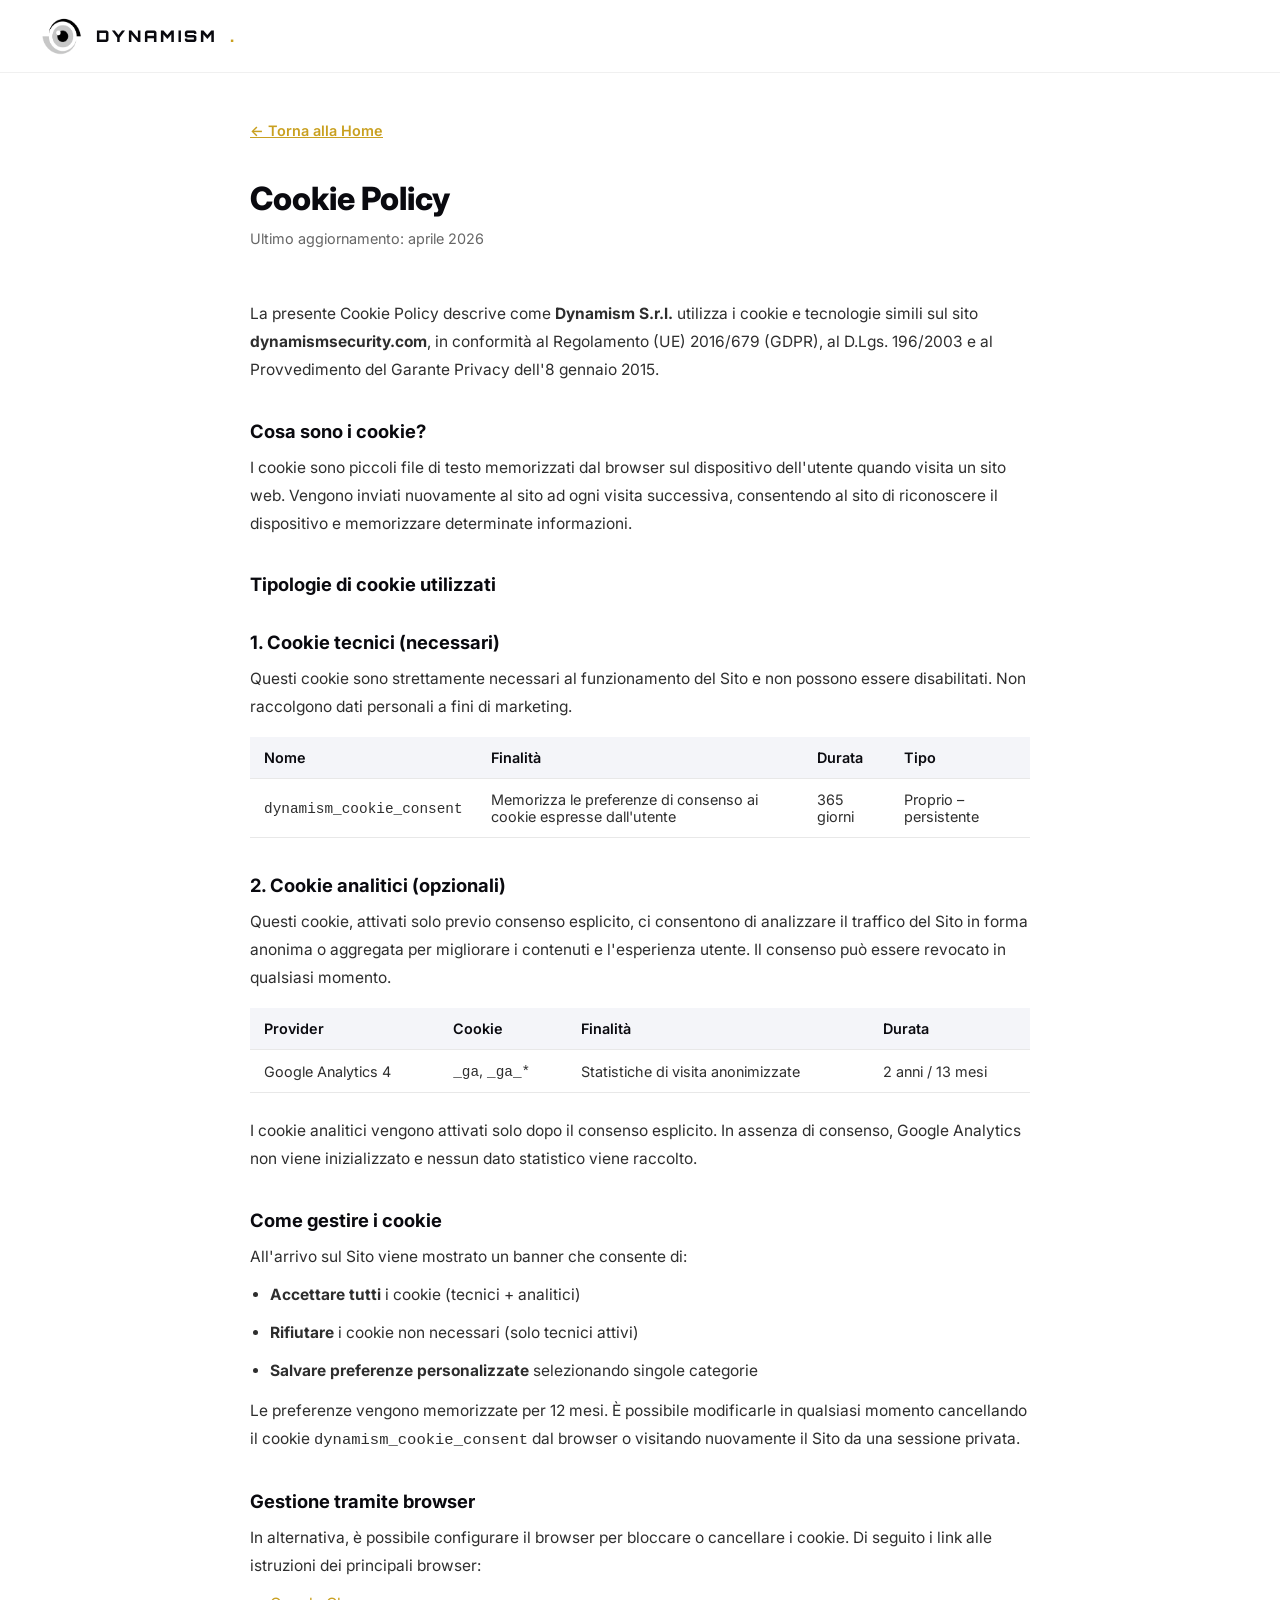
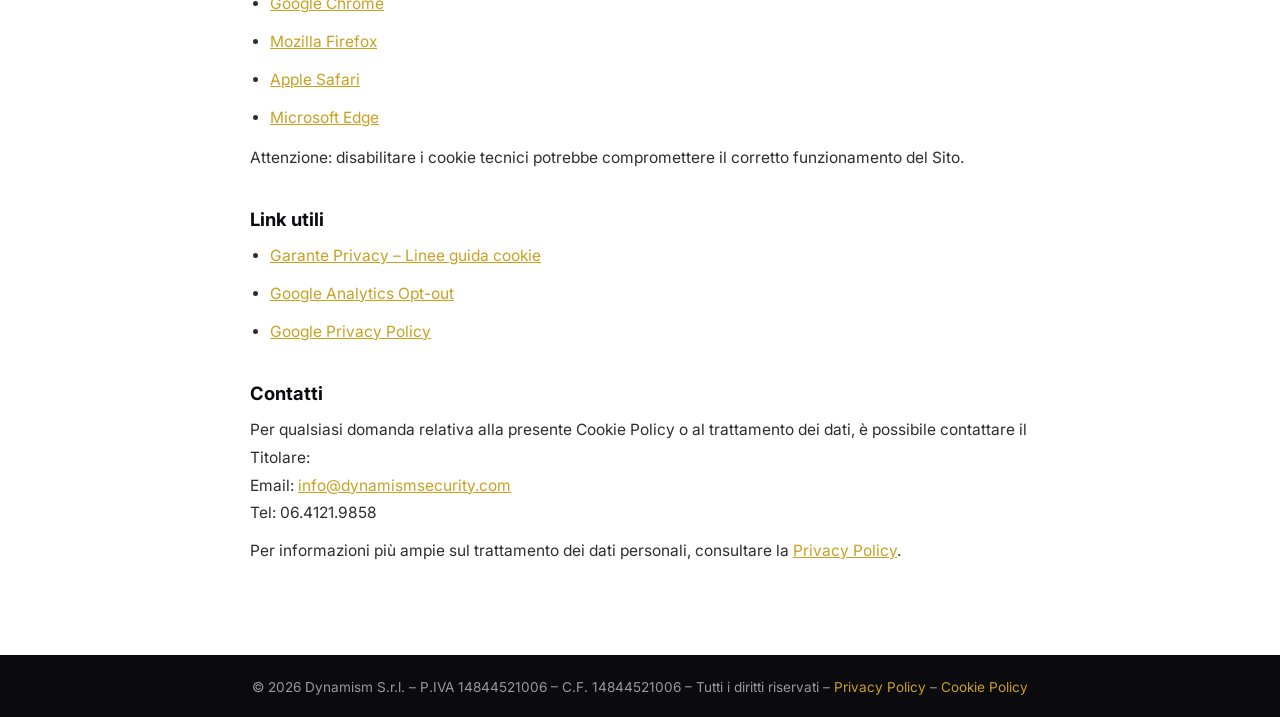
<file: cookie-policy.html>
<!DOCTYPE html>
<html lang="it">
<head>
<meta charset="UTF-8">
<meta name="viewport" content="width=device-width, initial-scale=1.0">
<title>Cookie Policy – Dynamism S.r.l. | Sicurezza Privata Roma</title>
<meta name="description" content="Cookie Policy di Dynamism S.r.l.: tipologie di cookie utilizzati, finalità e come gestire le preferenze di consenso.">
<meta name="robots" content="noindex, follow">
<link rel="canonical" href="https://dynamismsecurity.com/cookie-policy.html">
<link rel="stylesheet" href="css/style.css">
<style>
  .policy-page{max-width:860px;margin:0 auto;padding:120px 40px 80px;}
  .policy-page h1{font-size:2rem;font-weight:800;color:#0a0a0f;margin-bottom:8px;}
  .policy-page .policy-date{color:#666;font-size:0.9rem;margin-bottom:48px;}
  .policy-page h2{font-size:1.15rem;font-weight:700;color:#0a0a0f;margin:36px 0 12px;}
  .policy-page p,.policy-page li{font-size:0.97rem;line-height:1.8;color:#2e2e2e;margin-bottom:10px;}
  .policy-page ul{padding-left:20px;margin-bottom:12px;}
  .policy-page a{color:#c9a020;text-decoration:underline;}
  .policy-back{display:inline-flex;align-items:center;gap:8px;margin-bottom:40px;font-size:0.9rem;font-weight:600;color:#0a0a0f;transition:color 0.2s;}
  .policy-back:hover{color:#c9a020;}
  .cookie-table{width:100%;border-collapse:collapse;margin:16px 0 24px;}
  .cookie-table th,.cookie-table td{padding:12px 14px;text-align:left;font-size:0.9rem;border-bottom:1px solid #e8e8e8;}
  .cookie-table th{background:#f4f5f9;font-weight:600;color:#0a0a0f;}
  .cookie-table td{color:#2e2e2e;}
</style>
</head>
<body>
<nav id="navbar">
  <div class="logo">
    <img src="images/logo-circ.png" alt="Dynamism">
    DYNAMISM<span>.</span>
  </div>
</nav>

<div class="policy-page">
  <a class="policy-back" href="index.html">← Torna alla Home</a>
  <h1>Cookie Policy</h1>
  <p class="policy-date">Ultimo aggiornamento: aprile 2026</p>

  <p>La presente Cookie Policy descrive come <strong>Dynamism S.r.l.</strong> utilizza i cookie e tecnologie simili sul sito <strong>dynamismsecurity.com</strong>, in conformità al Regolamento (UE) 2016/679 (GDPR), al D.Lgs. 196/2003 e al Provvedimento del Garante Privacy dell'8 gennaio 2015.</p>

  <h2>Cosa sono i cookie?</h2>
  <p>I cookie sono piccoli file di testo memorizzati dal browser sul dispositivo dell'utente quando visita un sito web. Vengono inviati nuovamente al sito ad ogni visita successiva, consentendo al sito di riconoscere il dispositivo e memorizzare determinate informazioni.</p>

  <h2>Tipologie di cookie utilizzati</h2>

  <h2>1. Cookie tecnici (necessari)</h2>
  <p>Questi cookie sono strettamente necessari al funzionamento del Sito e non possono essere disabilitati. Non raccolgono dati personali a fini di marketing.</p>

  <table class="cookie-table">
    <thead>
      <tr>
        <th>Nome</th>
        <th>Finalità</th>
        <th>Durata</th>
        <th>Tipo</th>
      </tr>
    </thead>
    <tbody>
      <tr>
        <td><code>dynamism_cookie_consent</code></td>
        <td>Memorizza le preferenze di consenso ai cookie espresse dall'utente</td>
        <td>365 giorni</td>
        <td>Proprio – persistente</td>
      </tr>
    </tbody>
  </table>

  <h2>2. Cookie analitici (opzionali)</h2>
  <p>Questi cookie, attivati solo previo consenso esplicito, ci consentono di analizzare il traffico del Sito in forma anonima o aggregata per migliorare i contenuti e l'esperienza utente. Il consenso può essere revocato in qualsiasi momento.</p>

  <table class="cookie-table">
    <thead>
      <tr>
        <th>Provider</th>
        <th>Cookie</th>
        <th>Finalità</th>
        <th>Durata</th>
      </tr>
    </thead>
    <tbody>
      <tr>
        <td>Google Analytics 4</td>
        <td><code>_ga</code>, <code>_ga_*</code></td>
        <td>Statistiche di visita anonimizzate</td>
        <td>2 anni / 13 mesi</td>
      </tr>
    </tbody>
  </table>
  <p>I cookie analitici vengono attivati solo dopo il consenso esplicito. In assenza di consenso, Google Analytics non viene inizializzato e nessun dato statistico viene raccolto.</p>

  <h2>Come gestire i cookie</h2>
  <p>All'arrivo sul Sito viene mostrato un banner che consente di:</p>
  <ul>
    <li><strong>Accettare tutti</strong> i cookie (tecnici + analitici)</li>
    <li><strong>Rifiutare</strong> i cookie non necessari (solo tecnici attivi)</li>
    <li><strong>Salvare preferenze personalizzate</strong> selezionando singole categorie</li>
  </ul>
  <p>Le preferenze vengono memorizzate per 12 mesi. È possibile modificarle in qualsiasi momento cancellando il cookie <code>dynamism_cookie_consent</code> dal browser o visitando nuovamente il Sito da una sessione privata.</p>

  <h2>Gestione tramite browser</h2>
  <p>In alternativa, è possibile configurare il browser per bloccare o cancellare i cookie. Di seguito i link alle istruzioni dei principali browser:</p>
  <ul>
    <li><a href="https://support.google.com/chrome/answer/95647" target="_blank" rel="noopener">Google Chrome</a></li>
    <li><a href="https://support.mozilla.org/it/kb/Gestione%20dei%20cookie" target="_blank" rel="noopener">Mozilla Firefox</a></li>
    <li><a href="https://support.apple.com/it-it/guide/safari/sfri11471/mac" target="_blank" rel="noopener">Apple Safari</a></li>
    <li><a href="https://support.microsoft.com/it-it/microsoft-edge/eliminare-i-cookie-in-microsoft-edge" target="_blank" rel="noopener">Microsoft Edge</a></li>
  </ul>
  <p>Attenzione: disabilitare i cookie tecnici potrebbe compromettere il corretto funzionamento del Sito.</p>

  <h2>Link utili</h2>
  <ul>
    <li><a href="https://www.garanteprivacy.it/cookie" target="_blank" rel="noopener">Garante Privacy – Linee guida cookie</a></li>
    <li><a href="https://tools.google.com/dlpage/gaoptout" target="_blank" rel="noopener">Google Analytics Opt-out</a></li>
    <li><a href="https://policies.google.com/privacy" target="_blank" rel="noopener">Google Privacy Policy</a></li>
  </ul>

  <h2>Contatti</h2>
  <p>Per qualsiasi domanda relativa alla presente Cookie Policy o al trattamento dei dati, è possibile contattare il Titolare:<br>
  Email: <a href="mailto:info@dynamismsecurity.com">info@dynamismsecurity.com</a><br>
  Tel: 06.4121.9858</p>

  <p>Per informazioni più ampie sul trattamento dei dati personali, consultare la <a href="privacy-policy.html">Privacy Policy</a>.</p>
</div>

<footer style="background:#0a0a0f;color:#999;text-align:center;padding:24px;font-size:0.85rem;">
  © 2026 Dynamism S.r.l. – P.IVA 14844521006 – C.F. 14844521006 – Tutti i diritti riservati – <a href="privacy-policy.html" style="color:#c9a020;">Privacy Policy</a> – <a href="cookie-policy.html" style="color:#c9a020;">Cookie Policy</a>
</footer>

<script>
  var nav = document.getElementById('navbar');
  window.addEventListener('scroll', function() {
    nav.classList.toggle('scrolled', window.scrollY > 80);
  });
</script>
</body>
</html>
</file>
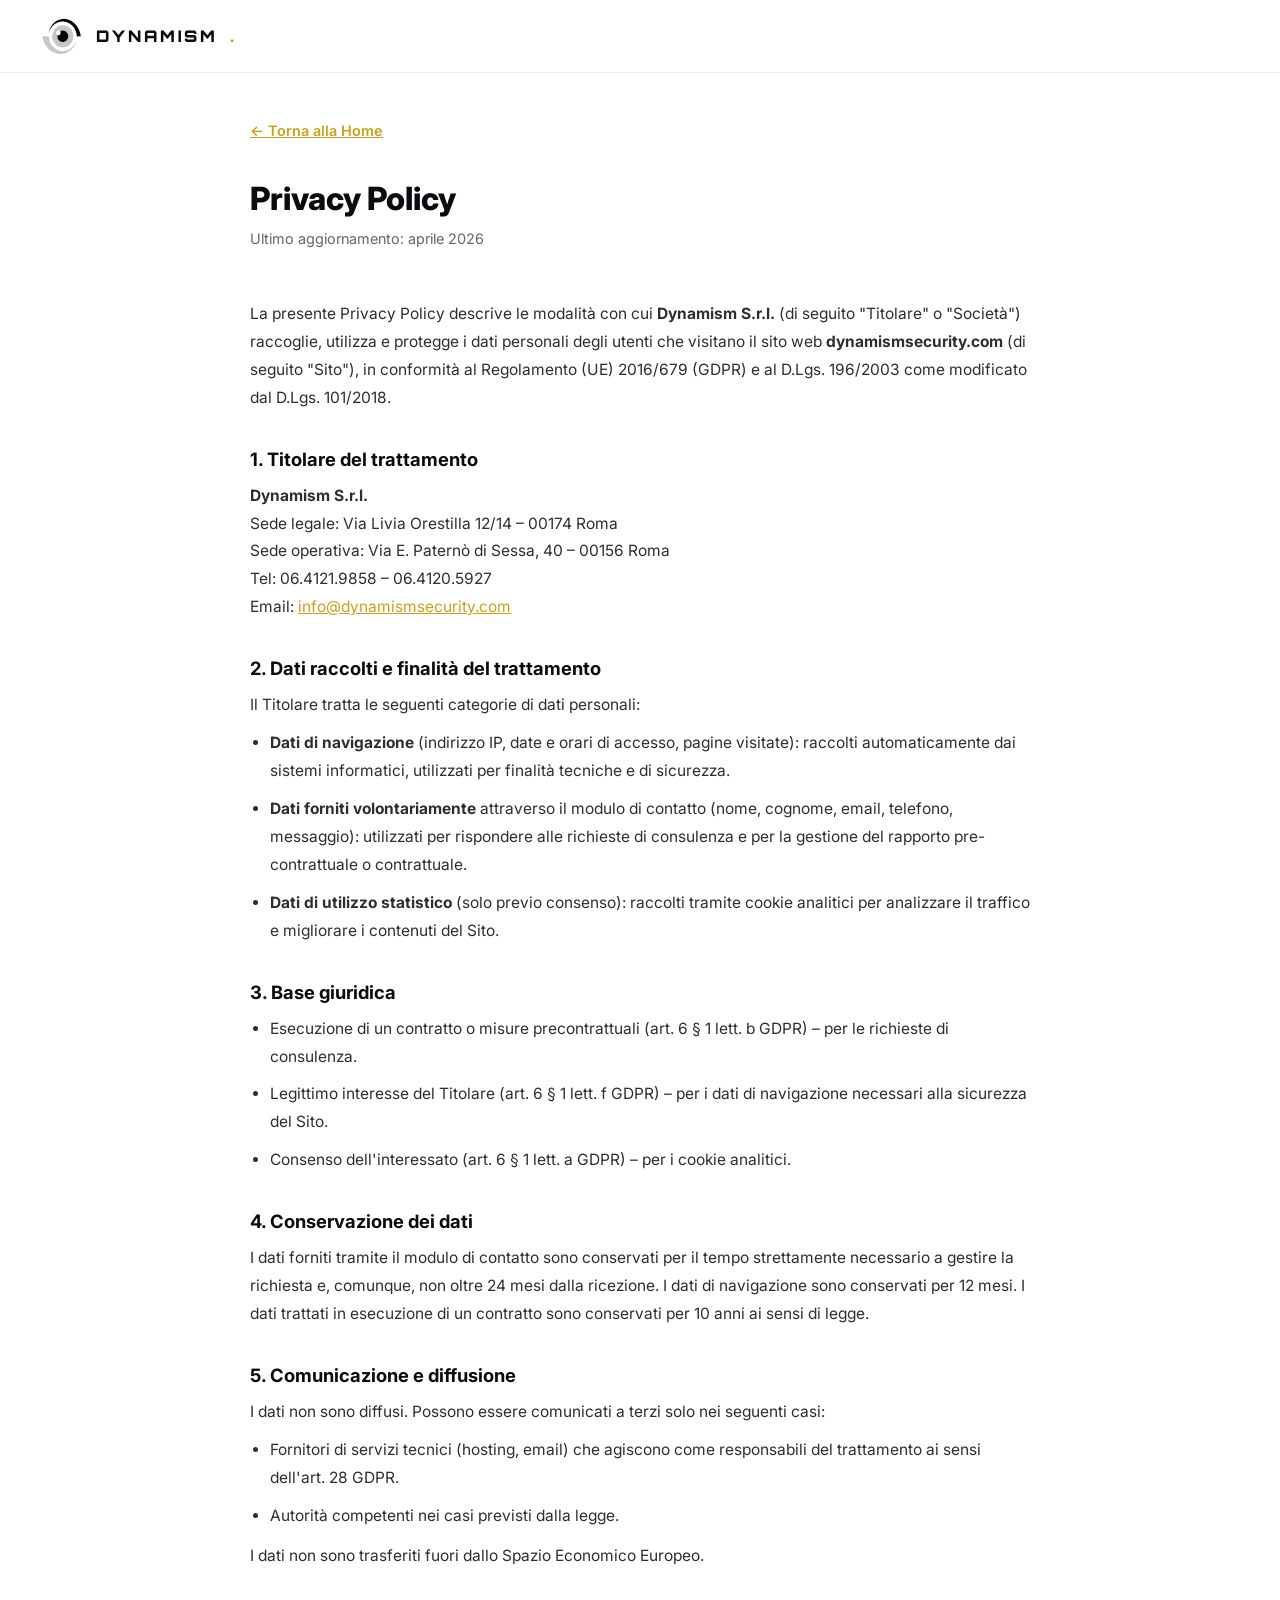
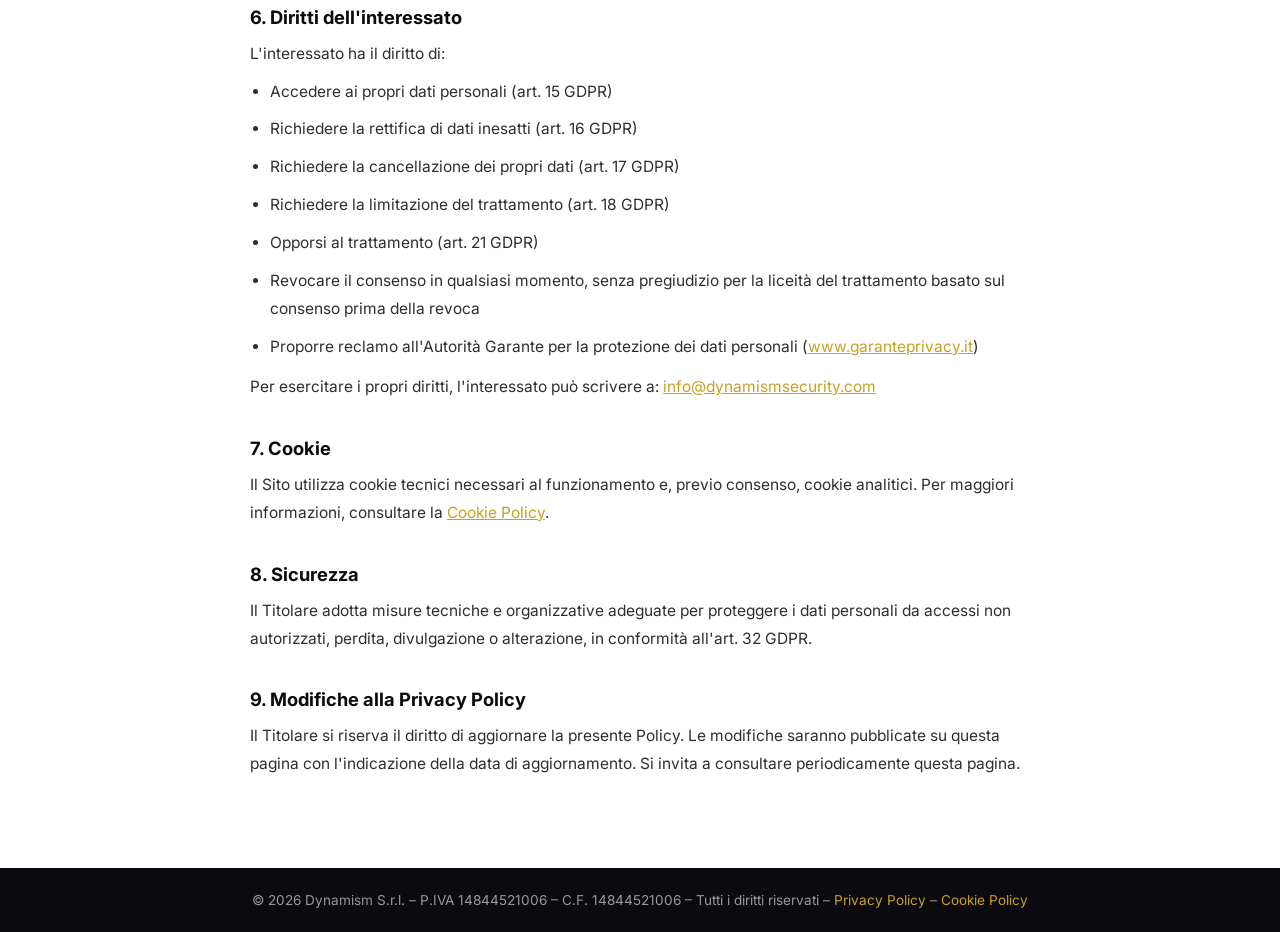
<file: privacy-policy.html>
<!DOCTYPE html>
<html lang="it">
<head>
<meta charset="UTF-8">
<meta name="viewport" content="width=device-width, initial-scale=1.0">
<title>Privacy Policy – Dynamism S.r.l. | Sicurezza Privata Roma</title>
<meta name="description" content="Informativa sulla privacy di Dynamism S.r.l. ai sensi del GDPR (Regolamento UE 2016/679). Scopri come trattiamo i tuoi dati personali.">
<meta name="robots" content="noindex, follow">
<link rel="canonical" href="https://dynamismsecurity.com/privacy-policy.html">
<link rel="stylesheet" href="css/style.css">
<style>
  .policy-page{max-width:860px;margin:0 auto;padding:120px 40px 80px;}
  .policy-page h1{font-size:2rem;font-weight:800;color:#0a0a0f;margin-bottom:8px;}
  .policy-page .policy-date{color:#666;font-size:0.9rem;margin-bottom:48px;}
  .policy-page h2{font-size:1.15rem;font-weight:700;color:#0a0a0f;margin:36px 0 12px;}
  .policy-page p,.policy-page li{font-size:0.97rem;line-height:1.8;color:#2e2e2e;margin-bottom:10px;}
  .policy-page ul{padding-left:20px;margin-bottom:12px;}
  .policy-page a{color:#c9a020;text-decoration:underline;}
  .policy-back{display:inline-flex;align-items:center;gap:8px;margin-bottom:40px;font-size:0.9rem;font-weight:600;color:#0a0a0f;transition:color 0.2s;}
  .policy-back:hover{color:#c9a020;}
</style>
</head>
<body>
<nav id="navbar">
  <div class="logo">
    <img src="images/logo-circ.png" alt="Dynamism">
    DYNAMISM<span>.</span>
  </div>
</nav>

<div class="policy-page">
  <a class="policy-back" href="index.html">← Torna alla Home</a>
  <h1>Privacy Policy</h1>
  <p class="policy-date">Ultimo aggiornamento: aprile 2026</p>

  <p>La presente Privacy Policy descrive le modalità con cui <strong>Dynamism S.r.l.</strong> (di seguito "Titolare" o "Società") raccoglie, utilizza e protegge i dati personali degli utenti che visitano il sito web <strong>dynamismsecurity.com</strong> (di seguito "Sito"), in conformità al Regolamento (UE) 2016/679 (GDPR) e al D.Lgs. 196/2003 come modificato dal D.Lgs. 101/2018.</p>

  <h2>1. Titolare del trattamento</h2>
  <p><strong>Dynamism S.r.l.</strong><br>
  Sede legale: Via Livia Orestilla 12/14 – 00174 Roma<br>
  Sede operativa: Via E. Paternò di Sessa, 40 – 00156 Roma<br>
  Tel: 06.4121.9858 – 06.4120.5927<br>
  Email: <a href="mailto:info@dynamismsecurity.com">info@dynamismsecurity.com</a></p>

  <h2>2. Dati raccolti e finalità del trattamento</h2>
  <p>Il Titolare tratta le seguenti categorie di dati personali:</p>
  <ul>
    <li><strong>Dati di navigazione</strong> (indirizzo IP, date e orari di accesso, pagine visitate): raccolti automaticamente dai sistemi informatici, utilizzati per finalità tecniche e di sicurezza.</li>
    <li><strong>Dati forniti volontariamente</strong> attraverso il modulo di contatto (nome, cognome, email, telefono, messaggio): utilizzati per rispondere alle richieste di consulenza e per la gestione del rapporto pre-contrattuale o contrattuale.</li>
    <li><strong>Dati di utilizzo statistico</strong> (solo previo consenso): raccolti tramite cookie analitici per analizzare il traffico e migliorare i contenuti del Sito.</li>
  </ul>

  <h2>3. Base giuridica</h2>
  <ul>
    <li>Esecuzione di un contratto o misure precontrattuali (art. 6 § 1 lett. b GDPR) – per le richieste di consulenza.</li>
    <li>Legittimo interesse del Titolare (art. 6 § 1 lett. f GDPR) – per i dati di navigazione necessari alla sicurezza del Sito.</li>
    <li>Consenso dell'interessato (art. 6 § 1 lett. a GDPR) – per i cookie analitici.</li>
  </ul>

  <h2>4. Conservazione dei dati</h2>
  <p>I dati forniti tramite il modulo di contatto sono conservati per il tempo strettamente necessario a gestire la richiesta e, comunque, non oltre 24 mesi dalla ricezione. I dati di navigazione sono conservati per 12 mesi. I dati trattati in esecuzione di un contratto sono conservati per 10 anni ai sensi di legge.</p>

  <h2>5. Comunicazione e diffusione</h2>
  <p>I dati non sono diffusi. Possono essere comunicati a terzi solo nei seguenti casi:</p>
  <ul>
    <li>Fornitori di servizi tecnici (hosting, email) che agiscono come responsabili del trattamento ai sensi dell'art. 28 GDPR.</li>
    <li>Autorità competenti nei casi previsti dalla legge.</li>
  </ul>
  <p>I dati non sono trasferiti fuori dallo Spazio Economico Europeo.</p>

  <h2>6. Diritti dell'interessato</h2>
  <p>L'interessato ha il diritto di:</p>
  <ul>
    <li>Accedere ai propri dati personali (art. 15 GDPR)</li>
    <li>Richiedere la rettifica di dati inesatti (art. 16 GDPR)</li>
    <li>Richiedere la cancellazione dei propri dati (art. 17 GDPR)</li>
    <li>Richiedere la limitazione del trattamento (art. 18 GDPR)</li>
    <li>Opporsi al trattamento (art. 21 GDPR)</li>
    <li>Revocare il consenso in qualsiasi momento, senza pregiudizio per la liceità del trattamento basato sul consenso prima della revoca</li>
    <li>Proporre reclamo all'Autorità Garante per la protezione dei dati personali (<a href="https://www.garanteprivacy.it" target="_blank" rel="noopener">www.garanteprivacy.it</a>)</li>
  </ul>
  <p>Per esercitare i propri diritti, l'interessato può scrivere a: <a href="mailto:info@dynamismsecurity.com">info@dynamismsecurity.com</a></p>

  <h2>7. Cookie</h2>
  <p>Il Sito utilizza cookie tecnici necessari al funzionamento e, previo consenso, cookie analitici. Per maggiori informazioni, consultare la <a href="cookie-policy.html">Cookie Policy</a>.</p>

  <h2>8. Sicurezza</h2>
  <p>Il Titolare adotta misure tecniche e organizzative adeguate per proteggere i dati personali da accessi non autorizzati, perdita, divulgazione o alterazione, in conformità all'art. 32 GDPR.</p>

  <h2>9. Modifiche alla Privacy Policy</h2>
  <p>Il Titolare si riserva il diritto di aggiornare la presente Policy. Le modifiche saranno pubblicate su questa pagina con l'indicazione della data di aggiornamento. Si invita a consultare periodicamente questa pagina.</p>
</div>

<footer style="background:#0a0a0f;color:#999;text-align:center;padding:24px;font-size:0.85rem;">
  © 2026 Dynamism S.r.l. – P.IVA 14844521006 – C.F. 14844521006 – Tutti i diritti riservati – <a href="privacy-policy.html" style="color:#c9a020;">Privacy Policy</a> – <a href="cookie-policy.html" style="color:#c9a020;">Cookie Policy</a>
</footer>

<script>
  var nav = document.getElementById('navbar');
  window.addEventListener('scroll', function() {
    nav.classList.toggle('scrolled', window.scrollY > 80);
  });
</script>
</body>
</html>
</file>
<file: css/style.css>
@import url('https://fonts.googleapis.com/css2?family=Inter:wght@300;400;500;600;700;800;900&family=Orbitron:wght@700;900&display=swap');

/* =============================================
   PALETTE
   --navy:       #0a0a0f   (headings, nav, footer)
   --yellow-dark:#c9a020   (accents su sfondo chiaro)
   --yellow-bright:#ffef51 (accents su sfondo scuro)
   --gray-light: #f4f5f9   (sezioni alternate)
   --gray-text:  #666666   (testo secondario)
   --body-text:  #2e2e2e   (testo principale)
   ============================================= */

*{margin:0;padding:0;box-sizing:border-box;}
html{scroll-behavior:smooth;}
body{font-family:'Inter',sans-serif;background:#ffffff;color:#2e2e2e;overflow-x:hidden;}
a{text-decoration:none;color:inherit;}

/* PRELOADER */
.preloader{position:fixed;inset:0;background:#ffffff;z-index:9999;display:flex;align-items:center;justify-content:center;transition:opacity 0.6s,visibility 0.6s;}
.preloader.hidden{opacity:0;visibility:hidden;}
.preloader-logo{animation:pulse 1.2s infinite;}
.preloader-logo img{width:80px;height:80px;}
@keyframes pulse{0%,100%{opacity:0.2;}50%{opacity:1;}}

/* NAV — dark su hero bianco, bianco scrollato */
nav{position:fixed;top:0;width:100%;z-index:100;padding:14px 40px;display:flex;align-items:center;justify-content:space-between;background:rgba(255,255,255,0.9);backdrop-filter:blur(12px);border-bottom:1px solid rgba(0,0,0,0.06);transition:all 0.4s;}
nav.scrolled{background:rgba(255,255,255,0.97);box-shadow:0 2px 20px rgba(0,0,0,0.07);}
.logo{display:flex;align-items:center;gap:12px;font-family:'Orbitron',sans-serif;font-weight:900;font-size:1rem;letter-spacing:3px;color:#0a0a0f;opacity:0;animation:fadeInDown 0.8s 1.2s forwards;}
.logo img{width:44px;height:44px;border-radius:50%;}
.logo span{color:#c9a020;}
.logo-text-block{display:flex;flex-direction:column;gap:3px;line-height:1;}
.brand-tagline{font-family:'Orbitron',sans-serif;font-weight:700;font-size:0.5rem;letter-spacing:0.22em;text-transform:uppercase;color:#E06321;}
.nav-links{display:flex;align-items:center;gap:32px;font-size:0.85rem;font-weight:500;letter-spacing:0.5px;text-transform:uppercase;}
.nav-links a{color:#0a0a0f;opacity:0;transition:0.3s;transform:translateY(-10px);}
.nav-home{display:flex;align-items:center;padding:4px 6px;border-radius:6px;}
.nav-home:hover{color:#c9a020 !important;background:rgba(201,160,32,0.08);}
.nav-links a.visible{opacity:0.7;transform:translateY(0);}
.nav-links a:hover{opacity:1;color:#c9a020;}
.nav-cta{padding:10px 24px;background:#ffef51;color:#0a0a0f;font-weight:700;font-size:0.8rem;border-radius:6px;text-transform:uppercase;letter-spacing:1px;transition:0.3s;cursor:pointer;border:none;opacity:0;animation:fadeIn 0.8s 2s forwards;}
.nav-cta:hover{transform:translateY(-2px);background:#ffe100;box-shadow:0 6px 24px rgba(255,225,0,0.35);}

/* HAMBURGER */
.hamburger{display:none;flex-direction:column;gap:5px;cursor:pointer;background:none;border:none;padding:6px;z-index:200;}
.hamburger span{display:block;width:24px;height:2px;background:#0a0a0f;border-radius:2px;transition:0.3s;}
.hamburger.active span:nth-child(1){transform:rotate(45deg) translate(5px,5px);}
.hamburger.active span:nth-child(2){opacity:0;}
.hamburger.active span:nth-child(3){transform:rotate(-45deg) translate(5px,-5px);}

/* MOBILE MENU */
.mobile-menu{display:none;position:fixed;top:0;left:0;width:100%;height:100vh;background:rgba(10,10,15,0.98);backdrop-filter:blur(20px);z-index:150;flex-direction:column;align-items:center;justify-content:center;gap:32px;}
.mobile-menu.open{display:flex;}
.mobile-menu a{font-size:1.3rem;font-weight:600;text-transform:uppercase;letter-spacing:2px;color:#ffffff;opacity:0.7;transition:0.3s;}
.mobile-menu a:hover{opacity:1;color:#ffef51;}
.mobile-menu .nav-cta{margin-top:16px;padding:14px 32px;font-size:0.9rem;opacity:1;}

/* ANIMATIONS */
@keyframes fadeIn{from{opacity:0;}to{opacity:1;}}
@keyframes fadeInDown{from{opacity:0;transform:translateY(-20px);}to{opacity:1;transform:translateY(0);}}
@keyframes fadeInUp{from{opacity:0;transform:translateY(60px);}to{opacity:1;transform:translateY(0);}}
@keyframes float{0%,100%{transform:translateY(0);}50%{transform:translateY(-15px);}}
@keyframes particleFloat{0%{opacity:0;transform:translateY(0);}20%{opacity:0.4;}80%{opacity:0.4;}100%{opacity:0;transform:translateY(-300px);}}

/* SCROLL ANIMATIONS */
.reveal{opacity:0;transform:translateY(50px);transition:all 0.9s cubic-bezier(0.16,1,0.3,1);}
.reveal.from-left{transform:translateX(-60px);}
.reveal.from-right{transform:translateX(60px);}
.reveal.scale{transform:scale(0.9);}
.reveal.active{opacity:1;transform:translateY(0) translateX(0) scale(1);}
.reveal-delay-1{transition-delay:0.1s;}
.reveal-delay-2{transition-delay:0.2s;}
.reveal-delay-3{transition-delay:0.3s;}
.reveal-delay-4{transition-delay:0.4s;}
.reveal-delay-5{transition-delay:0.5s;}
.reveal-delay-6{transition-delay:0.6s;}

/* HERO — layout split */
.hero{min-height:100vh;display:flex;align-items:center;justify-content:center;position:relative;overflow:hidden;}
.hero-bg{position:absolute;inset:0;background:linear-gradient(135deg,#ffffff 0%,#f4f5f9 60%,#eef0f6 100%);}
.hero-grid{position:absolute;inset:0;background-image:linear-gradient(rgba(0,0,0,0.035) 1px,transparent 1px),linear-gradient(90deg,rgba(0,0,0,0.035) 1px,transparent 1px);background-size:50px 50px;opacity:0;animation:fadeIn 2s 0.3s forwards;}

/* SPLIT LAYOUT */
.hero-split{position:relative;z-index:2;display:grid;grid-template-columns:1fr 1fr;align-items:center;max-width:1200px;width:100%;margin:0 auto;padding:0 60px;gap:60px;min-height:100vh;}

/* ---- SINISTRA: LOGO + RADAR ---- */
.hero-logo-side{display:flex;flex-direction:column;align-items:center;gap:20px;opacity:0;animation:fadeIn 0.6s 0.8s forwards;position:relative;}

/* Pannello sinistro: sfondo decorativo */
.hero-logo-side::before{content:'';position:absolute;inset:-60px -30px;background:radial-gradient(ellipse at center,rgba(201,160,32,0.05) 0%,transparent 70%);border-radius:50%;pointer-events:none;}

/* Radar container */
.hero-radar{position:relative;width:340px;height:340px;display:flex;align-items:center;justify-content:center;}

/* Anelli concentrici */
.radar-ring{position:absolute;border-radius:50%;border:1.5px solid rgba(201,160,32,0.18);}
.radar-ring-1{width:340px;height:340px;animation:ringPulse 3.5s ease-out infinite;}
.radar-ring-2{width:250px;height:250px;animation:ringPulse 3.5s ease-out 1.1s infinite;}
.radar-ring-3{width:168px;height:168px;animation:ringPulse 3.5s ease-out 2.2s infinite;}
@keyframes ringPulse{0%{opacity:0.7;transform:scale(0.97);}60%{opacity:0.2;}100%{opacity:0;transform:scale(1.12);}}

/* Linee crociate sul radar */
.hero-radar::before,.hero-radar::after{content:'';position:absolute;background:rgba(201,160,32,0.1);z-index:1;}
.hero-radar::before{width:1px;height:340px;left:50%;transform:translateX(-50%);}
.hero-radar::after{width:340px;height:1px;top:50%;transform:translateY(-50%);}

/* Sweep radar rotante */
.radar-sweep{position:absolute;width:340px;height:340px;border-radius:50%;background:conic-gradient(from 0deg,transparent 60%,rgba(201,160,32,0.22) 80%,rgba(201,160,32,0.06) 100%);animation:radarRotate 5s linear infinite;z-index:2;}
@keyframes radarRotate{from{transform:rotate(0deg);}to{transform:rotate(360deg);}}

/* Puntini radar */
.radar-dot{position:absolute;z-index:3;border-radius:50%;background:#c9a020;}
.radar-dot::after{content:'';position:absolute;inset:-4px;border-radius:50%;background:rgba(201,160,32,0.3);animation:dotRipple 2s ease-out infinite;}
@keyframes dotRipple{0%{transform:scale(1);opacity:0.8;}100%{transform:scale(2.5);opacity:0;}}
.radar-dot-1{width:8px;height:8px;top:22%;left:64%;animation:dotBlink 3.5s 0.5s infinite;}
.radar-dot-2{width:6px;height:6px;top:63%;left:20%;animation:dotBlink 3.5s 1.8s infinite;}
.radar-dot-3{width:7px;height:7px;top:71%;left:66%;animation:dotBlink 3.5s 3.1s infinite;}
@keyframes dotBlink{0%,100%{opacity:0;}35%,65%{opacity:1;}}

/* Logo centrale */
.hero-logo-wrap{position:relative;z-index:4;width:150px;height:150px;border-radius:50%;background:#ffffff;box-shadow:0 16px 60px rgba(0,0,0,0.1),0 0 0 6px rgba(201,160,32,0.14),0 0 0 12px rgba(201,160,32,0.05);display:flex;align-items:center;justify-content:center;animation:logoEntry 1s 1s cubic-bezier(0.16,1,0.3,1) both;}
@keyframes logoEntry{from{opacity:0;transform:scale(0.4);}to{opacity:1;transform:scale(1);}}
.hero-logo-img{width:120px;height:120px;border-radius:50%;object-fit:cover;}

/* Nome brand sotto il radar */
.hero-brand-name{font-family:'Orbitron',sans-serif;font-weight:900;font-size:1.3rem;letter-spacing:6px;color:#0a0a0f;text-align:center;opacity:0;animation:fadeInUp 0.8s 1.6s forwards;margin-top:4px;}
.hero-brand-name span{color:#c9a020;}
.hero-brand-sub{font-family:'Orbitron',sans-serif;font-size:0.58rem;text-transform:uppercase;letter-spacing:0.22em;color:#E06321;font-weight:700;text-align:center;opacity:0;animation:fadeInUp 0.8s 1.9s forwards;}

/* Linea verticale separatrice */
.hero-split::after{content:'';position:absolute;left:50%;top:20%;height:60%;width:1px;background:linear-gradient(to bottom,transparent,rgba(201,160,32,0.2) 30%,rgba(201,160,32,0.2) 70%,transparent);transform:translateX(-50%);}

/* ---- DESTRA: TESTO ---- */
.hero-text-side{display:flex;flex-direction:column;align-items:flex-start;padding-left:20px;}

.hero-badge{display:inline-block;padding:7px 18px;border:1px solid rgba(201,160,32,0.4);border-radius:50px;font-size:0.7rem;font-weight:600;letter-spacing:2px;text-transform:uppercase;color:#c9a020;margin-bottom:24px;background:rgba(201,160,32,0.06);opacity:0;animation:fadeInDown 0.8s 1.2s forwards;}

.hero h1{font-size:clamp(2.6rem,4vw,4.2rem);font-weight:900;line-height:1.06;margin-bottom:20px;}
.hero h1 .line{display:block;overflow:hidden;}
.hero h1 .line-inner{display:block;transform:translateY(110%);animation:lineReveal 0.9s cubic-bezier(0.16,1,0.3,1) forwards;}
.hero h1 .line-inner:nth-child(1){animation-delay:1.4s;}
.hero h1 .line:nth-child(2) .line-inner{animation-delay:1.6s;}
.hero h1 .line:nth-child(3) .line-inner{animation-delay:1.8s;}
@keyframes lineReveal{to{transform:translateY(0);}}
.hero h1 .white{background:linear-gradient(180deg,#0a0a0f 0%,#2a2a2a 100%);-webkit-background-clip:text;-webkit-text-fill-color:transparent;}
.hero h1 .gold{background:linear-gradient(135deg,#c9a020,#9a7810);-webkit-background-clip:text;-webkit-text-fill-color:transparent;}

.hero p{font-size:0.98rem;line-height:1.85;color:#777;margin-bottom:24px;font-weight:300;max-width:420px;opacity:0;animation:fadeInUp 0.8s 2.1s forwards;}

/* Linea separatore */
.hero-divider-line{width:40px;height:3px;background:linear-gradient(90deg,#c9a020,#ffef51);border-radius:2px;margin-bottom:22px;opacity:0;animation:fadeIn 0.8s 2.3s forwards;}

/* Mini stats nella hero */
.hero-stats-mini{display:flex;gap:28px;margin-bottom:32px;opacity:0;animation:fadeInUp 0.8s 2.4s forwards;}
.hero-stat-mini{display:flex;flex-direction:column;gap:3px;padding-right:28px;border-right:1px solid rgba(0,0,0,0.08);}
.hero-stat-mini:last-child{border-right:none;padding-right:0;}
.hero-stat-mini strong{font-size:1.6rem;font-weight:900;color:#c9a020;line-height:1;font-variant-numeric:tabular-nums;}
.hero-stat-mini span{font-size:0.68rem;text-transform:uppercase;letter-spacing:1.5px;color:#aaa;font-weight:500;}

.hero-buttons{display:flex;gap:12px;flex-wrap:wrap;opacity:0;animation:fadeInUp 0.8s 2.7s forwards;}
.btn-primary{padding:14px 32px;background:#ffef51;color:#0a0a0f;font-weight:700;font-size:0.85rem;border-radius:8px;letter-spacing:0.5px;transition:0.3s;cursor:pointer;border:none;position:relative;overflow:hidden;}
.btn-primary::after{content:'';position:absolute;top:-50%;left:-50%;width:200%;height:200%;background:linear-gradient(45deg,transparent,rgba(255,255,255,0.3),transparent);transform:translateX(-100%);transition:0.6s;}
.btn-primary:hover::after{transform:translateX(100%);}
.btn-primary:hover{transform:translateY(-2px);background:#ffe100;box-shadow:0 8px 28px rgba(255,225,0,0.4);}
.btn-secondary{padding:14px 32px;border:1.5px solid rgba(0,0,0,0.12);color:#0a0a0f;font-weight:600;font-size:0.85rem;border-radius:8px;transition:0.3s;cursor:pointer;background:transparent;}
.btn-secondary:hover{border-color:#c9a020;color:#c9a020;background:rgba(201,160,32,0.04);}

/* RESPONSIVE HERO */
@media(max-width:960px){
  .hero-split{grid-template-columns:1fr;padding:100px 30px 60px;gap:40px;text-align:center;min-height:auto;}
  .hero-split::after{display:none;}
  .hero-text-side{align-items:center;padding-left:0;}
  .hero p{max-width:100%;}
  .hero-stats-mini{justify-content:center;}
  .hero-buttons{justify-content:center;}
  .hero-radar{width:240px;height:240px;}
  .radar-ring-1{width:240px;height:240px;}
  .radar-ring-2{width:180px;height:180px;}
  .radar-ring-3{width:120px;height:120px;}
  .radar-sweep{width:240px;height:240px;}
  .hero-radar::before{height:240px;}
  .hero-radar::after{width:240px;}
  .hero-logo-wrap{width:120px;height:120px;}
  .hero-logo-img{width:96px;height:96px;}
}

/* SCROLL INDICATOR */
.scroll-indicator{position:absolute;bottom:40px;left:50%;transform:translateX(-50%);display:flex;flex-direction:column;align-items:center;gap:8px;opacity:0;animation:fadeIn 1s 3s forwards;}
.scroll-line{width:1px;height:40px;background:linear-gradient(to bottom,#c9a020,transparent);animation:scrollPulse 2s infinite;}
@keyframes scrollPulse{0%{opacity:0;height:0;}50%{opacity:1;height:40px;}100%{opacity:0;height:40px;}}
.scroll-text{font-size:0.65rem;text-transform:uppercase;letter-spacing:3px;color:rgba(0,0,0,0.3);}

/* DIVIDER */
.section-divider{width:100%;height:1px;background:linear-gradient(to right,transparent,rgba(10,10,15,0.12),transparent);}

/* STATS — grigio chiaro */
.stats{padding:40px 40px 80px;background:#f4f5f9;}
.stats-grid{max-width:1000px;margin:0 auto;display:grid;grid-template-columns:repeat(4,1fr);gap:1px;background:rgba(0,0,0,0.07);border-radius:16px;overflow:hidden;box-shadow:0 4px 24px rgba(0,0,0,0.05);}
.stat{background:#ffffff;padding:40px 20px;text-align:center;}
.stat-num{font-size:2.8rem;font-weight:900;color:#c9a020;font-variant-numeric:tabular-nums;}
.stat-label{font-size:0.78rem;text-transform:uppercase;letter-spacing:1.5px;color:#999999;margin-top:8px;font-weight:500;}

/* SERVICES — bianco */
.services{padding:100px 40px;max-width:1200px;margin:0 auto;}
.section-label{font-size:0.72rem;font-weight:700;letter-spacing:3px;text-transform:uppercase;color:#c9a020;margin-bottom:16px;position:relative;display:inline-block;}
.section-label::after{content:'';display:block;width:0;height:2px;background:#c9a020;margin-top:8px;transition:width 1s cubic-bezier(0.16,1,0.3,1);}
.section-label.line-active::after{width:100%;}
.section-title{font-size:clamp(2rem,4vw,3rem);font-weight:800;margin-bottom:60px;line-height:1.2;color:#0a0a0f;}
.section-title span{color:#aaaaaa;}
.services-grid{display:grid;grid-template-columns:repeat(auto-fit,minmax(340px,1fr));gap:24px;}

/* SERVICE CARD */
.service-card{border-radius:14px;overflow:hidden;position:relative;cursor:pointer;transition:0.4s cubic-bezier(0.16,1,0.3,1);border:1px solid rgba(0,0,0,0.07);background:#ffffff;}
.service-card:hover{border-color:rgba(201,160,32,0.3);transform:translateY(-6px);box-shadow:0 16px 48px rgba(0,0,0,0.09);}
.service-card-img{width:100%;height:200px;overflow:hidden;position:relative;}
.service-card-img img{width:100%;height:100%;object-fit:cover;transition:transform 0.8s cubic-bezier(0.16,1,0.3,1),filter 0.5s;}
.service-card:hover .service-card-img img{transform:scale(1.06);}
.service-card-img::after{content:'';position:absolute;bottom:0;left:0;right:0;height:40%;background:linear-gradient(to top,rgba(255,255,255,0.6),transparent);pointer-events:none;}
.service-card-body{padding:24px 28px 30px;}
.service-card-body h3{font-size:1.1rem;font-weight:700;margin-bottom:10px;color:#0a0a0f;transition:0.3s;}
.service-card:hover .service-card-body h3{color:#c9a020;}
.service-card-body p{font-size:0.87rem;line-height:1.7;color:#777777;}
.service-card .arrow{position:absolute;bottom:26px;right:26px;opacity:0;transform:translateX(-8px);transition:0.4s cubic-bezier(0.16,1,0.3,1);color:#c9a020;font-size:1.1rem;}
.service-card:hover .arrow{opacity:1;transform:translateX(0);}
.service-card::before{content:'';position:absolute;top:0;left:0;right:0;height:3px;background:#c9a020;transform:scaleX(0);transform-origin:left;transition:transform 0.5s cubic-bezier(0.16,1,0.3,1);z-index:2;}
.service-card:hover::before{transform:scaleX(1);}

/* MODAL */
.modal-overlay{position:fixed;inset:0;background:rgba(0,0,0,0);z-index:999;display:flex;align-items:center;justify-content:center;pointer-events:none;transition:background 0.4s;padding:20px;}
.modal-overlay.open{background:rgba(10,12,30,0.65);pointer-events:all;backdrop-filter:blur(8px);}
.modal{background:#ffffff;border:1px solid rgba(0,0,0,0.07);border-radius:20px;max-width:700px;width:100%;max-height:90vh;overflow:hidden;transform:scale(0.92) translateY(24px);opacity:0;transition:all 0.45s cubic-bezier(0.16,1,0.3,1);display:flex;flex-direction:column;box-shadow:0 30px 80px rgba(0,0,0,0.15);}
.modal-overlay.open .modal{transform:scale(1) translateY(0);opacity:1;}
.modal-img{width:100%;height:280px;overflow:hidden;position:relative;flex-shrink:0;}
.modal-img img{width:100%;height:100%;object-fit:cover;}
.modal-img::after{content:'';position:absolute;bottom:0;left:0;right:0;height:35%;background:linear-gradient(to top,rgba(255,255,255,0.8),transparent);}
.modal-close{position:absolute;top:14px;right:14px;width:38px;height:38px;border-radius:50%;background:rgba(255,255,255,0.92);border:1px solid rgba(0,0,0,0.09);color:#333;font-size:1.1rem;cursor:pointer;display:flex;align-items:center;justify-content:center;transition:0.3s;z-index:2;}
.modal-close:hover{background:#ffef51;border-color:#c9a020;color:#0a0a0f;}
.modal-body{padding:28px 32px 36px;overflow-y:auto;flex:1;}
.modal-body h2{font-size:1.5rem;font-weight:800;margin-bottom:4px;color:#0a0a0f;}
.modal-body .modal-subtitle{font-size:0.72rem;font-weight:700;letter-spacing:2px;text-transform:uppercase;color:#c9a020;margin-bottom:18px;display:block;}
.modal-body .modal-divider{width:50px;height:3px;background:#c9a020;margin-bottom:18px;border-radius:2px;}
.modal-body p{font-size:0.91rem;line-height:1.85;color:#555555;margin-bottom:12px;}
.modal-body ul{list-style:none;margin:14px 0;padding:0;}
.modal-body ul li{padding:7px 0 7px 22px;position:relative;font-size:0.89rem;color:#555555;line-height:1.6;}
.modal-body ul li::before{content:'✓';position:absolute;left:0;color:#c9a020;font-weight:700;}
.modal-cta{display:inline-block;margin-top:18px;padding:12px 28px;background:#ffef51;color:#0a0a0f;font-weight:700;font-size:0.85rem;border-radius:8px;letter-spacing:0.5px;cursor:pointer;border:none;transition:0.3s;text-transform:uppercase;}
.modal-cta:hover{transform:translateY(-2px);background:#ffe100;box-shadow:0 6px 24px rgba(255,225,0,0.35);}

/* PARALLAX — navy */
.parallax-section{position:relative;padding:120px 40px;overflow:hidden;min-height:55vh;display:flex;align-items:center;justify-content:center;}
.parallax-bg{position:absolute;inset:-20%;background:linear-gradient(135deg,#0a0a0f,#0a0a0f,#0a0a0f);transition:transform 0.1s linear;}
.parallax-overlay{position:absolute;inset:0;background:radial-gradient(ellipse at center,rgba(255,239,81,0.05),transparent 70%);}
.parallax-content{position:relative;text-align:center;max-width:700px;}
.parallax-content .big-quote{font-size:5.5rem;color:#ffef51;opacity:0.18;line-height:1;margin-bottom:-16px;font-family:Georgia,serif;}
.parallax-content blockquote{font-size:1.35rem;font-weight:300;line-height:1.8;font-style:italic;color:rgba(255,255,255,0.78);margin-bottom:22px;}
.parallax-content cite{font-size:0.82rem;font-weight:700;color:#ffef51;font-style:normal;letter-spacing:2px;text-transform:uppercase;}

/* ABOUT — grigio chiaro */
.about{padding:100px 40px;background:#f4f5f9;}
.about-inner{max-width:1200px;margin:0 auto;display:grid;grid-template-columns:1fr 1fr;gap:80px;align-items:center;}
.about-visual{position:relative;}
.about-box{width:100%;aspect-ratio:1;border-radius:20px;background:linear-gradient(135deg,#ffffff 0%,#f4f5f9 100%);border:2px solid rgba(201,160,32,0.3);box-shadow:0 8px 40px rgba(0,0,0,0.06);display:flex;flex-direction:column;align-items:center;justify-content:center;gap:14px;position:relative;overflow:hidden;}
.about-box::before{content:'';position:absolute;top:-50%;right:-50%;width:100%;height:100%;background:radial-gradient(circle,rgba(201,160,32,0.1),transparent 65%);animation:float 10s ease-in-out infinite;}
.about-logo{width:55%;height:auto;opacity:1;filter:drop-shadow(0 4px 16px rgba(0,0,0,0.08));animation:float 6s ease-in-out infinite;}
.about-box::after{content:'';position:absolute;inset:-2px;border-radius:22px;background:conic-gradient(from 0deg,transparent,#c9a020,transparent,transparent);animation:borderSpin 8s linear infinite;opacity:0.55;}
@keyframes borderSpin{to{transform:rotate(360deg);}}
.about-text h2{font-size:2.1rem;font-weight:800;margin-bottom:22px;line-height:1.3;color:#0a0a0f;}
.about-text h2 em{font-style:normal;color:#c9a020;}
.about-text p{font-size:0.94rem;line-height:1.8;color:#555555;margin-bottom:14px;}
.about-features{margin-top:28px;display:flex;flex-direction:column;gap:14px;}
.about-feature{display:flex;align-items:center;gap:14px;font-size:0.9rem;font-weight:500;color:#2e2e2e;}
.about-check{width:28px;height:28px;border-radius:8px;background:rgba(201,160,32,0.12);color:#c9a020;display:flex;align-items:center;justify-content:center;font-size:14px;flex-shrink:0;transition:0.4s;}
.about-feature:hover .about-check{background:rgba(201,160,32,0.25);transform:scale(1.1);}

/* CTA — bianco con box navy */
.cta{padding:100px 40px;background:#ffffff;}
.cta-box{max-width:860px;margin:0 auto;text-align:center;background:linear-gradient(135deg,#0a0a0f,#0a0a0f);border-radius:20px;padding:72px 40px;position:relative;overflow:hidden;}
.cta-box::before{content:'';position:absolute;top:-80px;left:50%;transform:translateX(-50%);width:360px;height:360px;background:radial-gradient(circle,rgba(255,239,81,0.1),transparent 70%);animation:float 8s ease-in-out infinite;}
.cta-box h2{font-size:2rem;font-weight:800;margin-bottom:14px;position:relative;color:#ffffff;}
.cta-box p{color:rgba(255,255,255,0.55);margin-bottom:32px;font-size:1rem;position:relative;}
.cta-box .btn-primary{position:relative;font-size:1rem;padding:16px 42px;}

/* FOOTER — navy */
footer{padding:56px 40px 28px;background:#0a0a0f;}
.footer-inner{max-width:1200px;margin:0 auto;display:flex;justify-content:space-between;align-items:start;flex-wrap:wrap;gap:40px;}
.footer-col h4{font-size:0.72rem;text-transform:uppercase;letter-spacing:2.5px;color:#c9a020;margin-bottom:14px;font-weight:700;}
.footer-col p,.footer-col a{font-size:0.84rem;color:rgba(255,255,255,0.42);line-height:2.1;display:block;transition:0.3s;}
.footer-col a:hover{color:#ffef51;transform:translateX(4px);}
.footer-bottom{max-width:1200px;margin:36px auto 0;padding-top:18px;border-top:1px solid rgba(255,255,255,0.07);font-size:0.73rem;color:rgba(255,255,255,0.28);text-align:center;}

/* CONTACT FORM MODAL */
.contact-overlay{position:fixed;inset:0;background:rgba(0,0,0,0);z-index:1000;display:flex;align-items:center;justify-content:center;pointer-events:none;transition:background 0.4s;padding:20px;}
.contact-overlay.open{background:rgba(10,12,30,0.7);pointer-events:all;backdrop-filter:blur(8px);}
.contact-modal{background:#ffffff;border-radius:20px;max-width:620px;width:100%;max-height:92vh;overflow-y:auto;transform:scale(0.92) translateY(24px);opacity:0;transition:all 0.45s cubic-bezier(0.16,1,0.3,1);box-shadow:0 30px 80px rgba(0,0,0,0.2);position:relative;}
.contact-overlay.open .contact-modal{transform:scale(1) translateY(0);opacity:1;}
.contact-modal .modal-close{position:absolute;top:14px;right:14px;width:36px;height:36px;border-radius:50%;background:rgba(0,0,0,0.06);border:none;color:#555;font-size:1rem;cursor:pointer;display:flex;align-items:center;justify-content:center;transition:0.3s;z-index:2;}
.contact-modal .modal-close:hover{background:#ffef51;color:#0a0a0f;}
.contact-modal-header{background:linear-gradient(135deg,#0a0a0f,#1a1a2e);padding:36px 36px 28px;border-radius:20px 20px 0 0;text-align:center;}
.contact-modal-logo{display:flex;flex-direction:column;align-items:center;gap:8px;margin-bottom:14px;}
.contact-modal-logo img{width:56px;height:56px;border-radius:50%;}
.contact-modal-header h2{font-size:1.5rem;font-weight:800;color:#ffffff;margin-bottom:8px;}
.contact-modal-header p{font-size:0.88rem;color:rgba(255,255,255,0.5);line-height:1.6;}
.contact-form{padding:28px 36px 36px;}
.form-row{display:grid;grid-template-columns:1fr 1fr;gap:16px;}
.form-group{display:flex;flex-direction:column;gap:6px;margin-bottom:16px;}
.form-group label{font-size:0.78rem;font-weight:600;text-transform:uppercase;letter-spacing:1px;color:#0a0a0f;}
.form-group input,.form-group select,.form-group textarea{padding:11px 14px;border:1.5px solid rgba(0,0,0,0.1);border-radius:8px;font-size:0.9rem;font-family:'Inter',sans-serif;color:#2e2e2e;background:#f9f9fb;transition:0.3s;outline:none;}
.form-group input:focus,.form-group select:focus,.form-group textarea:focus{border-color:#c9a020;background:#ffffff;box-shadow:0 0 0 3px rgba(201,160,32,0.1);}
.form-group textarea{resize:vertical;min-height:100px;}
.form-group select{appearance:none;background-image:url("data:image/svg+xml,%3Csvg xmlns='http://www.w3.org/2000/svg' width='12' height='8' viewBox='0 0 12 8'%3E%3Cpath d='M1 1l5 5 5-5' stroke='%23999' stroke-width='1.5' fill='none' stroke-linecap='round'/%3E%3C/svg%3E");background-repeat:no-repeat;background-position:right 14px center;}
.form-privacy{display:flex;align-items:flex-start;gap:10px;margin-bottom:20px;font-size:0.8rem;color:#666666;line-height:1.5;}
.form-privacy input{width:16px;height:16px;flex-shrink:0;margin-top:2px;accent-color:#c9a020;cursor:pointer;}
.form-privacy a{color:#c9a020;text-decoration:underline;}
.form-submit{width:100%;padding:14px;background:#ffef51;color:#0a0a0f;font-weight:700;font-size:0.95rem;border:none;border-radius:10px;cursor:pointer;letter-spacing:0.5px;transition:0.3s;text-transform:uppercase;}
.form-submit:hover{background:#ffe100;box-shadow:0 6px 24px rgba(255,225,0,0.35);transform:translateY(-1px);}

/* VALIDAZIONE FORM */
.form-group input.field-invalid,
.form-group select.field-invalid,
.form-group textarea.field-invalid{border-color:#e53e3e;background:#fff8f8;}
.field-error{display:none;font-size:0.72rem;color:#e53e3e;margin-top:4px;font-weight:500;}
.form-privacy.privacy-error label{color:#e53e3e;}
.form-privacy.privacy-error a{color:#e53e3e;}

.contact-success{display:none;padding:60px 36px;text-align:center;}
.contact-success.visible{display:block;}
.success-icon{width:64px;height:64px;border-radius:50%;background:#ffef51;color:#0a0a0f;font-size:1.8rem;font-weight:700;display:flex;align-items:center;justify-content:center;margin:0 auto 20px;}
.contact-success h3{font-size:1.5rem;font-weight:800;color:#0a0a0f;margin-bottom:10px;}
.contact-success p{color:#666666;font-size:0.95rem;}
@media(max-width:600px){
  .form-row{grid-template-columns:1fr;}
  .contact-form{padding:22px 22px 28px;}
  .contact-modal-header{padding:28px 22px 22px;}
}

/* CURSOR GLOW */
.cursor-glow{position:fixed;width:280px;height:280px;border-radius:50%;background:radial-gradient(circle,rgba(201,160,32,0.05),transparent 70%);pointer-events:none;z-index:1;transform:translate(-50%,-50%);transition:opacity 0.3s;}

@media(max-width:768px){
  nav{padding:14px 20px;}
  .nav-links{display:none;}
  .nav-cta.desktop-only{display:none;}
  .hamburger{display:flex;}
  .stats-grid{grid-template-columns:repeat(2,1fr);}
  .about-inner{grid-template-columns:1fr;gap:40px;}
  .services-grid{grid-template-columns:1fr;}
  .hero-content{padding:0 16px;}
  .cta-box{padding:48px 22px;}
  .cta-box h2{font-size:1.6rem;}
  .cursor-glow{display:none;}
  .parallax-section{min-height:auto;padding:80px 20px;}
  .parallax-content blockquote{font-size:1.05rem;}
  .service-card-img{height:180px;}
  .modal{max-width:95%;border-radius:16px;}
  .modal-img{height:200px;}
  .modal-body{padding:22px 22px 30px;}
  .modal-body h2{font-size:1.25rem;}
}

/* SERVICE CARD PLACEHOLDER (immagini non ancora disponibili) */
.service-img-placeholder{background:linear-gradient(135deg,#eceef4 0%,#dde0eb 100%);}
.service-img-placeholder::after{content:'Immagine in arrivo';position:absolute;top:50%;left:50%;transform:translate(-50%,-50%);font-size:0.72rem;color:#aaaaaa;letter-spacing:0.08em;text-transform:uppercase;font-weight:600;}

/* SEZIONE FORMAZIONE */
.formazione-section{padding:100px 60px;max-width:1200px;margin:0 auto;}
.formazione-grid{display:grid;grid-template-columns:repeat(auto-fit,minmax(260px,1fr));gap:24px;margin-bottom:60px;}
.formazione-card{background:#ffffff;border:1px solid rgba(0,0,0,0.07);border-radius:14px;padding:32px 28px;position:relative;transition:0.4s cubic-bezier(0.16,1,0.3,1);}
.formazione-card:hover{border-color:rgba(201,160,32,0.3);transform:translateY(-4px);box-shadow:0 12px 40px rgba(0,0,0,0.07);}
.formazione-card::before{content:'';position:absolute;top:0;left:0;right:0;height:3px;background:#c9a020;border-radius:14px 14px 0 0;transform:scaleX(0);transform-origin:left;transition:transform 0.4s cubic-bezier(0.16,1,0.3,1);}
.formazione-card:hover::before{transform:scaleX(1);}
.formazione-card-icon{font-size:2rem;font-weight:900;color:rgba(201,160,32,0.18);font-family:'Orbitron',sans-serif;line-height:1;margin-bottom:16px;}
.formazione-card h3{font-size:1rem;font-weight:700;color:#0a0a0f;margin-bottom:10px;line-height:1.4;}
.formazione-card p{font-size:0.85rem;color:#777777;line-height:1.7;margin-bottom:16px;}
.formazione-tag{display:inline-block;font-size:0.68rem;font-weight:700;text-transform:uppercase;letter-spacing:0.08em;color:#c9a020;background:rgba(201,160,32,0.1);padding:4px 10px;border-radius:20px;}
.formazione-cta{text-align:center;padding:40px;background:#f4f5f9;border-radius:16px;}
.formazione-cta p{font-size:0.95rem;color:#666666;margin-bottom:24px;line-height:1.7;}
@media(max-width:768px){
  .formazione-section{padding:60px 20px;}
  .formazione-grid{grid-template-columns:1fr;}
}

/* SEZIONE PARTNER */
.partners-section{padding:100px 60px;max-width:1200px;margin:0 auto;}
.partners-grid{display:grid;grid-template-columns:repeat(3,1fr);gap:28px;margin-top:60px;}
.partner-card{display:flex;flex-direction:column;align-items:center;gap:20px;background:#ffffff;border:1px solid rgba(0,0,0,0.07);border-radius:16px;padding:40px 28px;text-decoration:none;transition:0.4s cubic-bezier(0.16,1,0.3,1);position:relative;overflow:hidden;}
.partner-card::before{content:'';position:absolute;top:0;left:0;right:0;height:3px;background:#c9a020;transform:scaleX(0);transform-origin:left;transition:transform 0.4s cubic-bezier(0.16,1,0.3,1);}
.partner-card:hover{border-color:rgba(201,160,32,0.3);transform:translateY(-5px);box-shadow:0 16px 48px rgba(0,0,0,0.08);}
.partner-card:hover::before{transform:scaleX(1);}
.partner-logo-wrap{width:100px;height:100px;border-radius:50%;background:linear-gradient(135deg,#f4f5f9,#eceef4);border:2px solid rgba(201,160,32,0.18);display:flex;align-items:center;justify-content:center;transition:0.4s;overflow:hidden;}
.partner-card:hover .partner-logo-wrap{border-color:rgba(201,160,32,0.5);box-shadow:0 0 0 6px rgba(201,160,32,0.07);}
.partner-initials{font-family:'Orbitron',sans-serif;font-size:1rem;font-weight:700;color:#c9a020;letter-spacing:0.08em;}
.partner-logo-img{width:65%;height:65%;object-fit:contain;filter:grayscale(20%);transition:filter 0.3s;}
.partner-card:hover .partner-logo-img{filter:grayscale(0);}
.partner-info{text-align:center;}
.partner-name{font-size:1rem;font-weight:700;color:#0a0a0f;margin-bottom:6px;line-height:1.3;}
.partner-link{font-size:0.78rem;color:#c9a020;font-weight:600;letter-spacing:0.03em;}
.partner-tel{display:block;font-size:0.78rem;color:#c9a020;font-weight:600;letter-spacing:0.03em;text-decoration:none;line-height:1.8;}
.partner-tel:hover{color:#E06321;}
@media(max-width:768px){
  .partners-section{padding:60px 20px;}
  .partners-grid{grid-template-columns:1fr;max-width:380px;margin-left:auto;margin-right:auto;}
}

/* COOKIE BANNER */
.cookie-banner{position:fixed;bottom:0;left:0;right:0;z-index:9998;background:#ffffff;border-top:1px solid rgba(0,0,0,0.08);box-shadow:0 -4px 30px rgba(0,0,0,0.1);transform:translateY(100%);transition:transform 0.5s cubic-bezier(0.16,1,0.3,1);padding:20px 40px;}
.cookie-banner.visible{transform:translateY(0);}
.cookie-banner-inner{max-width:1200px;margin:0 auto;display:flex;gap:32px;align-items:center;flex-wrap:wrap;}
.cookie-banner-text{flex:1;min-width:280px;}
.cookie-banner-text strong{font-size:0.95rem;font-weight:700;color:#0a0a0f;display:block;margin-bottom:6px;}
.cookie-banner-text p{font-size:0.82rem;color:#666666;line-height:1.6;}
.cookie-banner-text a{color:#c9a020;text-decoration:underline;}
.cookie-banner-actions{display:flex;gap:24px;align-items:center;flex-wrap:wrap;}
.cookie-toggles{display:flex;gap:20px;}
.cookie-toggle{display:flex;flex-direction:column;align-items:center;gap:3px;font-size:0.78rem;font-weight:600;color:#333;cursor:pointer;}
.cookie-toggle input{width:36px;height:20px;accent-color:#c9a020;cursor:pointer;}
.cookie-toggle small{font-size:0.68rem;color:#999;font-weight:400;}
.cookie-banner-buttons{display:flex;gap:8px;flex-wrap:wrap;}
.cookie-btn-reject{padding:9px 18px;border:1.5px solid rgba(0,0,0,0.15);background:transparent;color:#555;font-size:0.8rem;font-weight:600;border-radius:6px;cursor:pointer;transition:0.2s;}
.cookie-btn-reject:hover{border-color:#0a0a0f;color:#0a0a0f;}
.cookie-btn-custom{padding:9px 18px;border:1.5px solid #c9a020;background:transparent;color:#c9a020;font-size:0.8rem;font-weight:600;border-radius:6px;cursor:pointer;transition:0.2s;}
.cookie-btn-custom:hover{background:rgba(201,160,32,0.08);}
.cookie-btn-accept{padding:9px 18px;background:#ffef51;border:none;color:#0a0a0f;font-size:0.8rem;font-weight:700;border-radius:6px;cursor:pointer;transition:0.2s;}
.cookie-btn-accept:hover{background:#ffe100;box-shadow:0 4px 16px rgba(255,225,0,0.3);}
@media(max-width:768px){
  .cookie-banner{padding:16px 20px;}
  .cookie-banner-inner{gap:16px;}
  .cookie-banner-actions{width:100%;justify-content:space-between;}
  .cookie-banner-buttons{width:100%;}
  .cookie-btn-reject,.cookie-btn-custom,.cookie-btn-accept{flex:1;text-align:center;}
}

/* CONTACT FORM MODAL */
.contact-overlay{position:fixed;inset:0;background:rgba(0,0,0,0);z-index:1000;display:flex;align-items:center;justify-content:center;pointer-events:none;transition:background 0.4s;padding:20px;}
.contact-overlay.open{background:rgba(0,0,0,0.75);pointer-events:all;backdrop-filter:blur(8px);}
.contact-modal{background:#ffffff;border-radius:20px;max-width:620px;width:100%;max-height:92vh;overflow-y:auto;transform:scale(0.92) translateY(24px);opacity:0;transition:all 0.45s cubic-bezier(0.16,1,0.3,1);box-shadow:0 30px 80px rgba(0,0,0,0.5);position:relative;}
.contact-overlay.open .contact-modal{transform:scale(1) translateY(0);opacity:1;}
.contact-modal .modal-close{position:absolute;top:14px;right:14px;width:36px;height:36px;border-radius:50%;background:rgba(255,255,255,0.1);border:none;color:#fff;font-size:1rem;cursor:pointer;display:flex;align-items:center;justify-content:center;transition:0.3s;z-index:2;}
.contact-modal .modal-close:hover{background:#c9a84c;color:#0a0a0f;}
.contact-modal-header{background:linear-gradient(135deg,#0a0a0f,#1a1a2e);padding:36px 36px 28px;border-radius:20px 20px 0 0;text-align:center;}
.contact-modal-logo img{width:56px;height:56px;border-radius:50%;margin-bottom:14px;}
.contact-modal-header h2{font-size:1.5rem;font-weight:800;color:#ffffff;margin-bottom:8px;}
.contact-modal-header p{font-size:0.88rem;color:rgba(255,255,255,0.5);line-height:1.6;}
.contact-form{padding:28px 36px 36px;}
.form-row{display:grid;grid-template-columns:1fr 1fr;gap:16px;}
.form-group{display:flex;flex-direction:column;gap:6px;margin-bottom:16px;}
.form-group label{font-size:0.78rem;font-weight:600;text-transform:uppercase;letter-spacing:1px;color:#0a0a0f;}
.form-group input,.form-group select,.form-group textarea{padding:11px 14px;border:1.5px solid rgba(0,0,0,0.1);border-radius:8px;font-size:0.9rem;font-family:'Inter',sans-serif;color:#2e2e2e;background:#f9f9fb;transition:0.3s;outline:none;}
.form-group input:focus,.form-group select:focus,.form-group textarea:focus{border-color:#c9a84c;background:#ffffff;box-shadow:0 0 0 3px rgba(201,168,76,0.12);}
.form-group textarea{resize:vertical;min-height:100px;}
.form-group select{appearance:none;background-image:url("data:image/svg+xml,%3Csvg xmlns='http://www.w3.org/2000/svg' width='12' height='8' viewBox='0 0 12 8'%3E%3Cpath d='M1 1l5 5 5-5' stroke='%23999' stroke-width='1.5' fill='none' stroke-linecap='round'/%3E%3C/svg%3E");background-repeat:no-repeat;background-position:right 14px center;}
.form-privacy{display:flex;align-items:flex-start;gap:10px;margin-bottom:20px;font-size:0.8rem;color:#666;line-height:1.5;}
.form-privacy input{width:16px;height:16px;flex-shrink:0;margin-top:2px;accent-color:#c9a84c;cursor:pointer;}
.form-privacy a{color:#c9a84c;text-decoration:underline;}
.form-submit{width:100%;padding:14px;background:#c9a84c;color:#0a0a0f;font-weight:700;font-size:0.95rem;border:none;border-radius:10px;cursor:pointer;letter-spacing:0.5px;transition:0.3s;text-transform:uppercase;}
.form-submit:hover{background:#d4b060;box-shadow:0 6px 24px rgba(201,168,76,0.35);transform:translateY(-1px);}
.contact-success{display:none;padding:60px 36px;text-align:center;}
.contact-success.visible{display:block;}
.success-icon{width:64px;height:64px;border-radius:50%;background:#c9a84c;color:#0a0a0f;font-size:1.8rem;font-weight:700;display:flex;align-items:center;justify-content:center;margin:0 auto 20px;}
.contact-success h3{font-size:1.5rem;font-weight:800;color:#0a0a0f;margin-bottom:10px;}
.contact-success p{color:#666;font-size:0.95rem;}
@media(max-width:600px){
  .form-row{grid-template-columns:1fr;}
  .contact-form{padding:22px 22px 28px;}
  .contact-modal-header{padding:28px 22px 22px;}
}

/* COOKIE BANNER */
.cookie-banner{position:fixed;bottom:0;left:0;right:0;z-index:9998;background:#1a1a2e;border-top:1px solid rgba(255,255,255,0.08);box-shadow:0 -4px 30px rgba(0,0,0,0.4);transform:translateY(100%);transition:transform 0.5s cubic-bezier(0.16,1,0.3,1);padding:20px 40px;}
.cookie-banner.visible{transform:translateY(0);}
.cookie-banner-inner{max-width:1200px;margin:0 auto;display:flex;gap:32px;align-items:center;flex-wrap:wrap;}
.cookie-banner-text{flex:1;min-width:280px;}
.cookie-banner-text strong{font-size:0.95rem;font-weight:700;color:#ffffff;display:block;margin-bottom:6px;}
.cookie-banner-text p{font-size:0.82rem;color:rgba(255,255,255,0.5);line-height:1.6;}
.cookie-banner-text a{color:#c9a84c;text-decoration:underline;}
.cookie-banner-actions{display:flex;gap:24px;align-items:center;flex-wrap:wrap;}
.cookie-toggles{display:flex;gap:20px;}
.cookie-toggle{display:flex;flex-direction:column;align-items:center;gap:3px;font-size:0.78rem;font-weight:600;color:rgba(255,255,255,0.7);cursor:pointer;}
.cookie-toggle input{width:36px;height:20px;accent-color:#c9a84c;cursor:pointer;}
.cookie-toggle small{font-size:0.68rem;color:rgba(255,255,255,0.35);font-weight:400;}
.cookie-banner-buttons{display:flex;gap:8px;flex-wrap:wrap;}
.cookie-btn-reject{padding:9px 18px;border:1.5px solid rgba(255,255,255,0.2);background:transparent;color:rgba(255,255,255,0.6);font-size:0.8rem;font-weight:600;border-radius:6px;cursor:pointer;transition:0.2s;}
.cookie-btn-reject:hover{border-color:rgba(255,255,255,0.5);color:#ffffff;}
.cookie-btn-custom{padding:9px 18px;border:1.5px solid #c9a84c;background:transparent;color:#c9a84c;font-size:0.8rem;font-weight:600;border-radius:6px;cursor:pointer;transition:0.2s;}
.cookie-btn-custom:hover{background:rgba(201,168,76,0.1);}
.cookie-btn-accept{padding:9px 18px;background:#c9a84c;border:none;color:#0a0a0f;font-size:0.8rem;font-weight:700;border-radius:6px;cursor:pointer;transition:0.2s;}
.cookie-btn-accept:hover{background:#d4b060;box-shadow:0 4px 16px rgba(201,168,76,0.3);}
@media(max-width:768px){
  .cookie-banner{padding:16px 20px;}
  .cookie-banner-inner{gap:16px;}
  .cookie-banner-actions{width:100%;justify-content:space-between;}
  .cookie-banner-buttons{width:100%;}
  .cookie-btn-reject,.cookie-btn-custom,.cookie-btn-accept{flex:1;text-align:center;}
}
</file>
